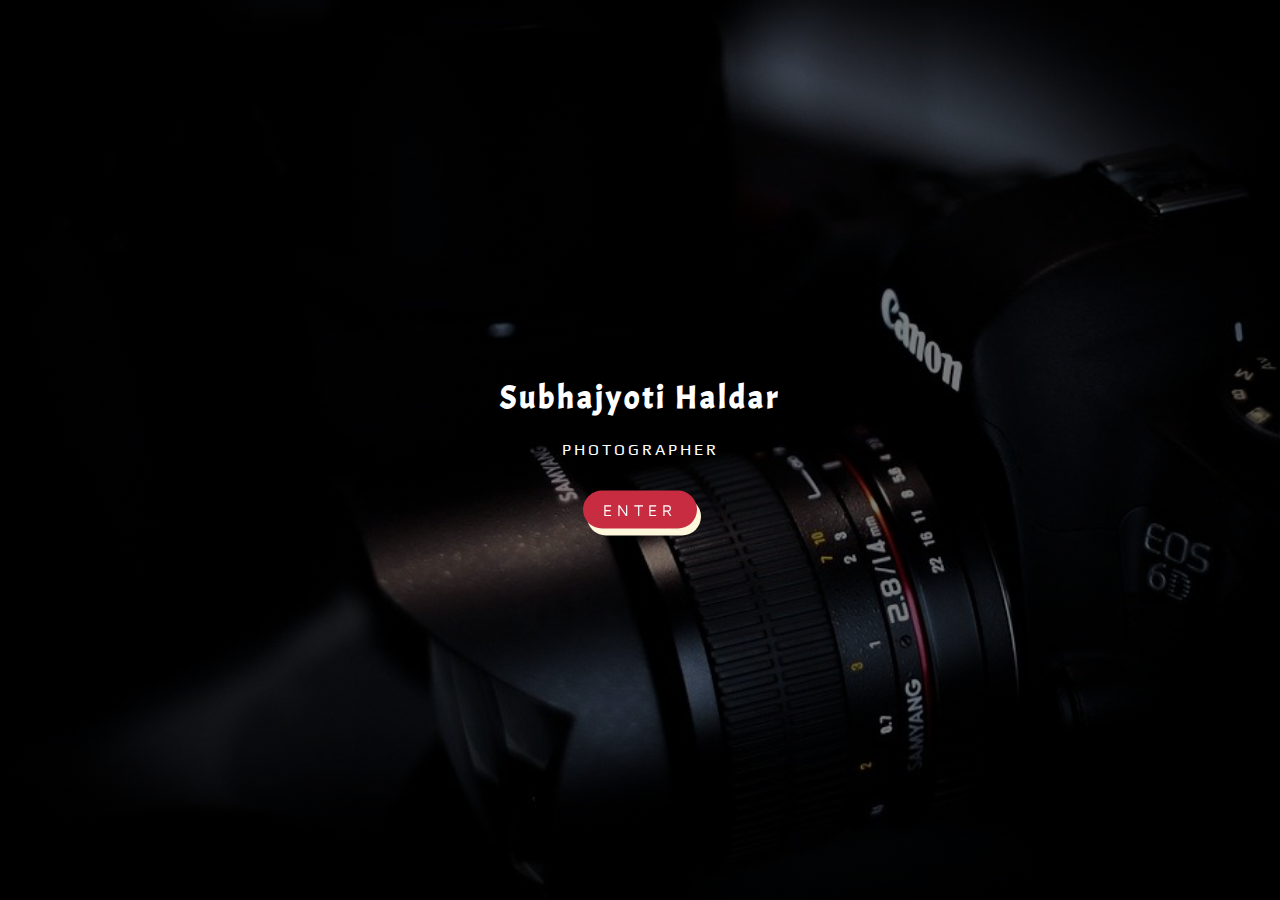
<file: index.html>
<!DOCTYPE html>
<html lang="en">
<head>
    <meta charset="UTF-8">
    <meta http-equiv="X-UA-Compatible" content="IE=edge">
    <meta name="viewport" content="width=device-width, initial-scale=1.0">
    <title>Subhajyoti Haldar</title>
    <link rel="stylesheet" href="style.css">
    <link rel="stylesheet" href="https://unpkg.com/aos@next/dist/aos.css" />
    <link rel="apple-touch-icon" sizes="180x180" href="favicon/apple-touch-icon.png">
<link rel="icon" type="image/png" sizes="32x32" href="favicon/favicon-32x32.png">
<link rel="icon" type="image/png" sizes="16x16" href="favicon/favicon-16x16.png">
<link rel="manifest" href="/site.webmanifest">

</head>
<body>
    <div class="container">
        <div class="tag">
            <h1>Subhajyoti Haldar</h1>
            <p>PHOTOGRAPHER</p>
            
            <button data-aos="fade-up"><a class="enter" href="portfolio/portfolio.html">ENTER</a></button>
        </div>
        

    </div>




    <script src="https://unpkg.com/aos@next/dist/aos.js"></script>
    <script>
      AOS.init({
        offset: 120,
        duration: 2000,
      });
    </script>
</body>
</html>
</file>
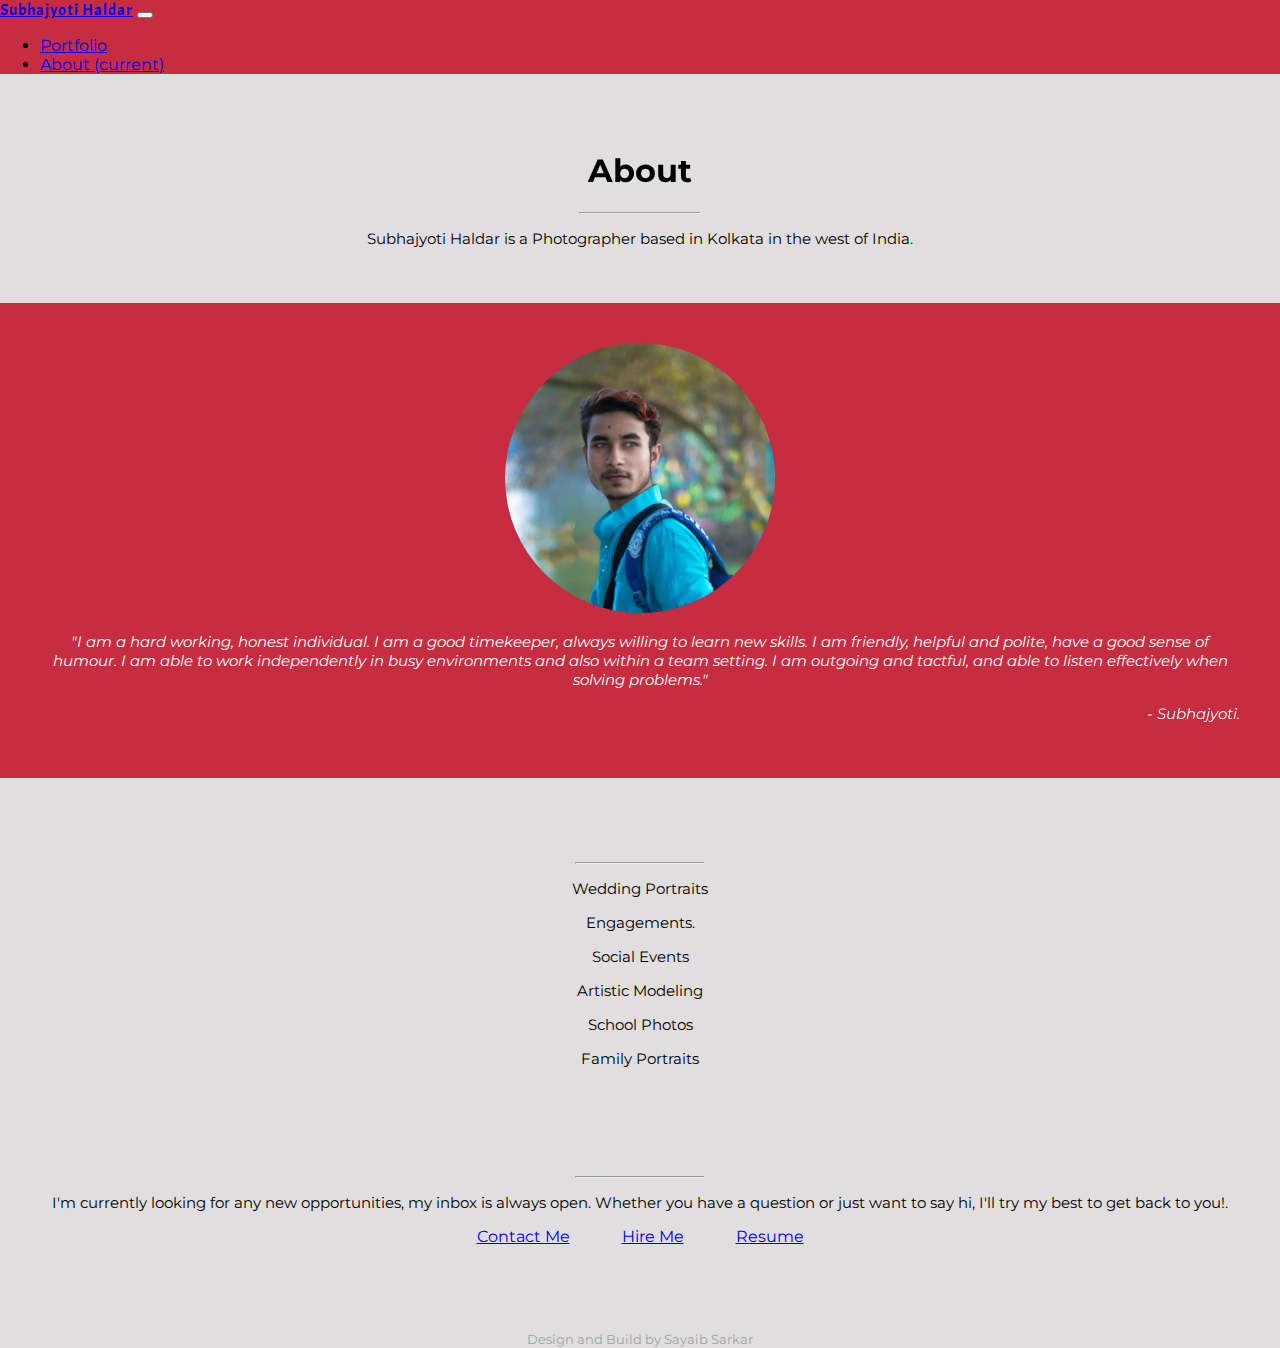
<file: about/about.html>
<!DOCTYPE html>
<html lang="en">
<head>
    <meta charset="UTF-8">
    <meta http-equiv="X-UA-Compatible" content="IE=edge">
    <meta name="viewport" content="width=device-width, initial-scale=1.0">
    <title>About-Subhajyoti</title>
    <link rel="stylesheet" href="https://cdn.jsdelivr.net/npm/bootstrap@4.5.3/dist/css/bootstrap.min.css" integrity="sha384-TX8t27EcRE3e/ihU7zmQxVncDAy5uIKz4rEkgIXeMed4M0jlfIDPvg6uqKI2xXr2" crossorigin="anonymous">
    <link rel="stylesheet" href="style.css">
    <link rel="stylesheet" href="https://use.fontawesome.com/releases/v5.15.3/css/all.css" integrity="sha384-SZXxX4whJ79/gErwcOYf+zWLeJdY/qpuqC4cAa9rOGUstPomtqpuNWT9wdPEn2fk" crossorigin="anonymous">
    <link rel="stylesheet" href="https://unpkg.com/aos@next/dist/aos.css" />
    <link rel="apple-touch-icon" sizes="180x180" href="../favicon/apple-touch-icon.png">
<link rel="icon" type="image/png" sizes="32x32" href="../favicon/favicon-32x32.png">
<link rel="icon" type="image/png" sizes="16x16" href="../favicon/favicon-16x16.png">
<link rel="manifest" href="/site.webmanifest">
</head>
<body>
   
    <!-- Navbar Section -->
    <nav class="navbar sticky-top navbar-expand-lg navbar-dark">
        <div class="container">
        <a class="navbar-brand" href="../index.html">Subhajyoti Haldar</a>
        <button class="navbar-toggler" type="button" data-toggle="collapse" data-target="#navbarSupportedContent" aria-controls="navbarSupportedContent" aria-expanded="false" aria-label="Toggle navigation">
          <span class="navbar-toggler-icon"></span>
        </button>
      
        <div class="collapse navbar-collapse" id="navbarSupportedContent">
          <ul class="navbar-nav ml-auto">
            <li class="nav-item">
              <a class="nav-link" href="../portfolio/portfolio.html"><i class="fas fa-briefcase"></i> Portfolio</a>
            </li>
            <li class="nav-item active">
              <a class="nav-link" href="#"><i class="fas fa-address-card"></i> About <span class="sr-only">(current)</span></a>
            </li>
           
           
           
          </ul>
        </div>
        </div>
      </nav>

    <!-- Navbar Section -->

    <!-- Body Section -->

    <div class="container about_body pt-5">
      <h1  data-aos="fade-right">About</h1>
      <hr>
      <p class="pb- pt-4">Subhajyoti Haldar is a Photographer based in Kolkata in the west of India.</p>
    </div>
    <div style="background-color: #c72c41; color: #fff;">
      <div class="container about_body" >
        <div class="row">
          <div class="col-sm">
            <img class="profile mt-3 mb-4" src="../img/profile.jpeg" alt="">
          </div>
          <div class="col-sm">
            <p class="pt-3"><em>"I am a hard working, honest individual. I am a good timekeeper, always
              willing to learn new skills. I am friendly, helpful and polite, have a good
              sense of humour. I am able to work independently in busy environments
              and also within a team setting. I am outgoing and tactful, and able to listen
              effectively when solving problems."</em></p>
              <p data-aos="fade-left" style="text-align: right;"><em>- Subhajyoti. </em></p>
          </div>
        </div>
        </div>
      </div>


      <div class="services container">
        <h3 data-aos="fade-right">My Services</h3>
        <hr>
        <p>Wedding Portraits</p>
        <p>Engagements.</p>
        <p>Social Events</p>
        <p>Artistic Modeling</p>
        <p>School Photos</p>
        <p>Family Portraits</p>
      </div>

      <div class="contact">
        <h2 data-aos="fade-right">Get In Touch</h2>
        <hr>
        <p class="p-4">I'm currently looking for any new opportunities, my inbox is always open. 
          Whether you have a question or just want to say hi, I'll try my best to get back to you!.</p>
        <a href="tel:+918617609634" type="button" class="btn btn-dark"><i class="fas fa-phone-alt"></i> Contact Me</a>
        <a href="mailto:souravh4210@gmail.com" type="button" class="btn btn-outline-dark"><i class="fas fa-suitcase"></i> Hire Me</a>
        <a href="Resume.pdf" type="button" class="btn btn-dark"><i class="fas fa-file"></i> Resume</a>

        <div class="social">
          <a href=""><i class="fab fa-github"></i></a>
          <a href=""><i class="fab fa-instagram"></i></a>
          <a href=""><i class="fab fa-facebook-f"></i></a>
          <a href=""><i class="fab fa-linkedin-in"></i></a>

        </div>

      </div>


      <div class="designer">
        <a target="_blank" href="https://sayaib.github.io/">Design and Build by Sayaib Sarkar</a>
      </div>








      <script src="https://unpkg.com/aos@next/dist/aos.js"></script>
      <script>
        AOS.init({
          offset: 120,
          duration: 1000,
        });
      </script>
    <script src="https://code.jquery.com/jquery-3.5.1.slim.min.js" integrity="sha384-DfXdz2htPH0lsSSs5nCTpuj/zy4C+OGpamoFVy38MVBnE+IbbVYUew+OrCXaRkfj" crossorigin="anonymous"></script>
<script src="https://cdn.jsdelivr.net/npm/bootstrap@4.5.3/dist/js/bootstrap.bundle.min.js" integrity="sha384-ho+j7jyWK8fNQe+A12Hb8AhRq26LrZ/JpcUGGOn+Y7RsweNrtN/tE3MoK7ZeZDyx" crossorigin="anonymous"></script>
</body>
</html>
</file>
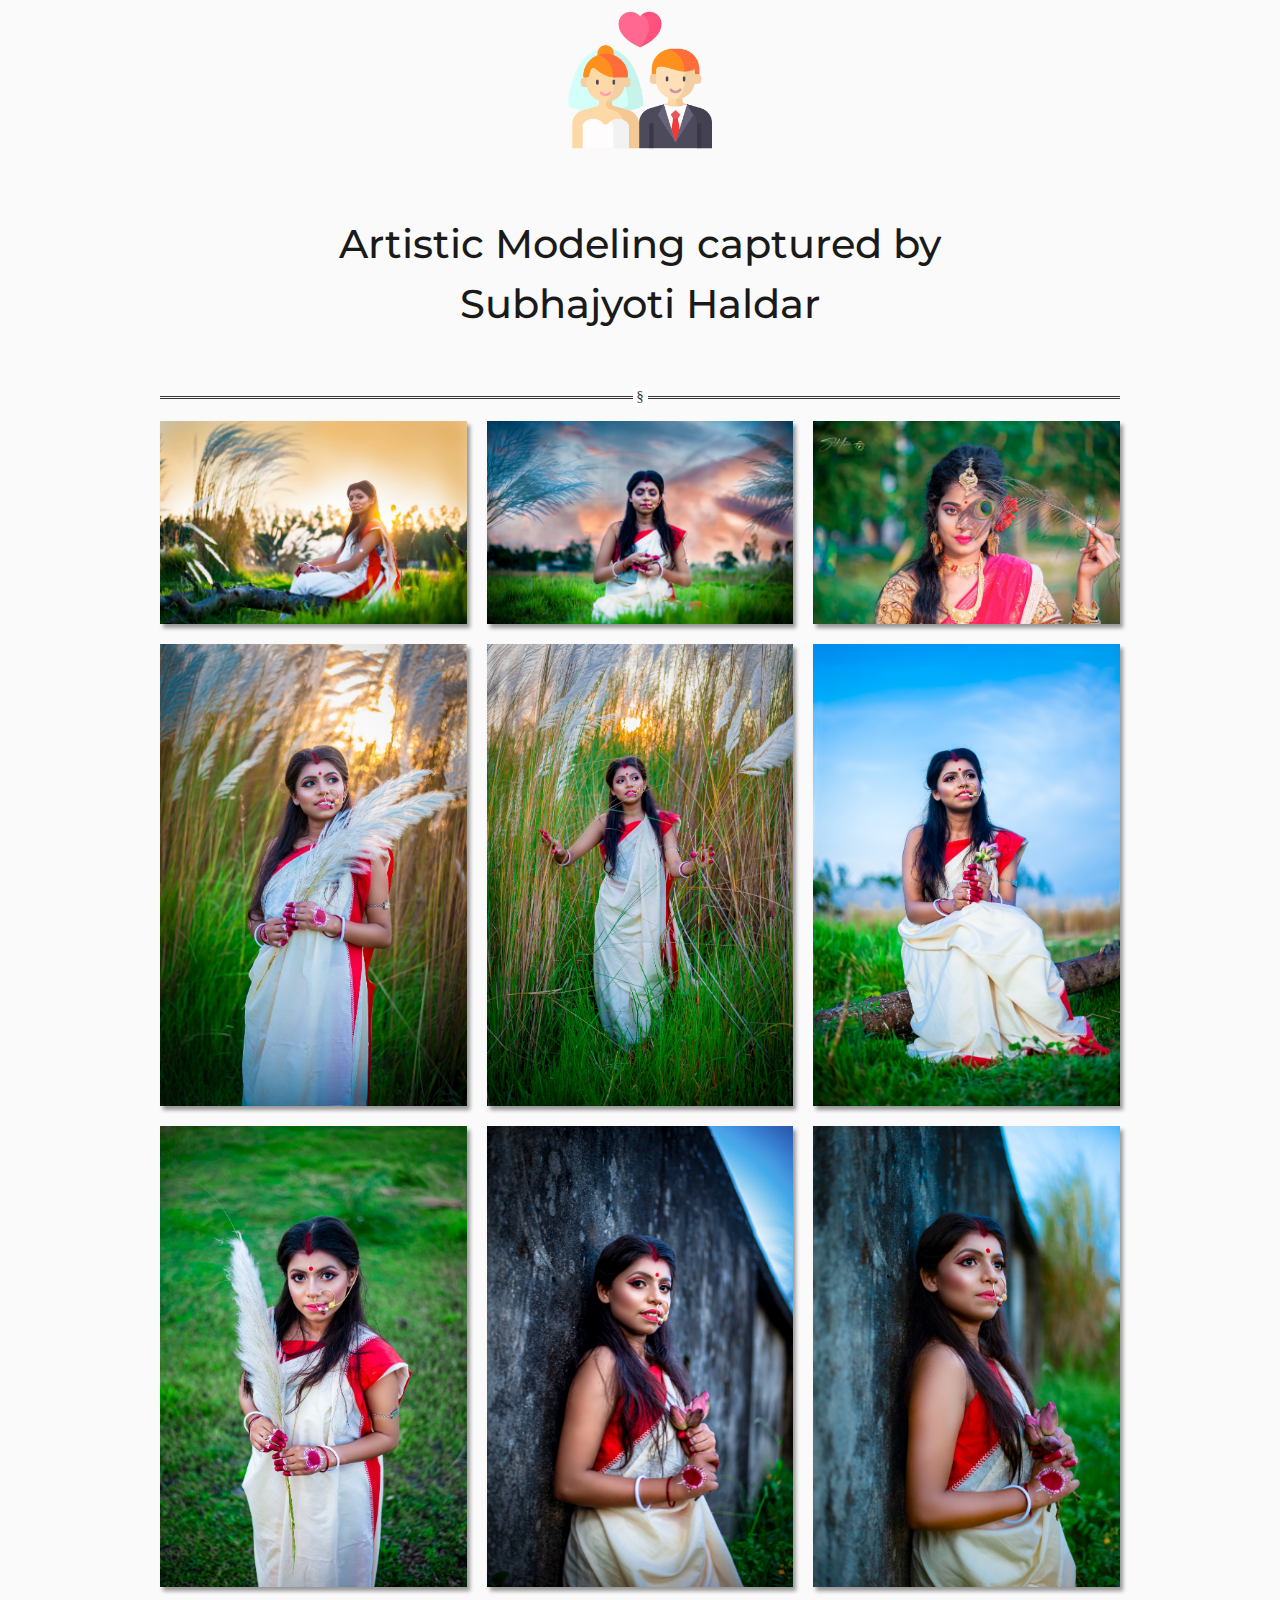
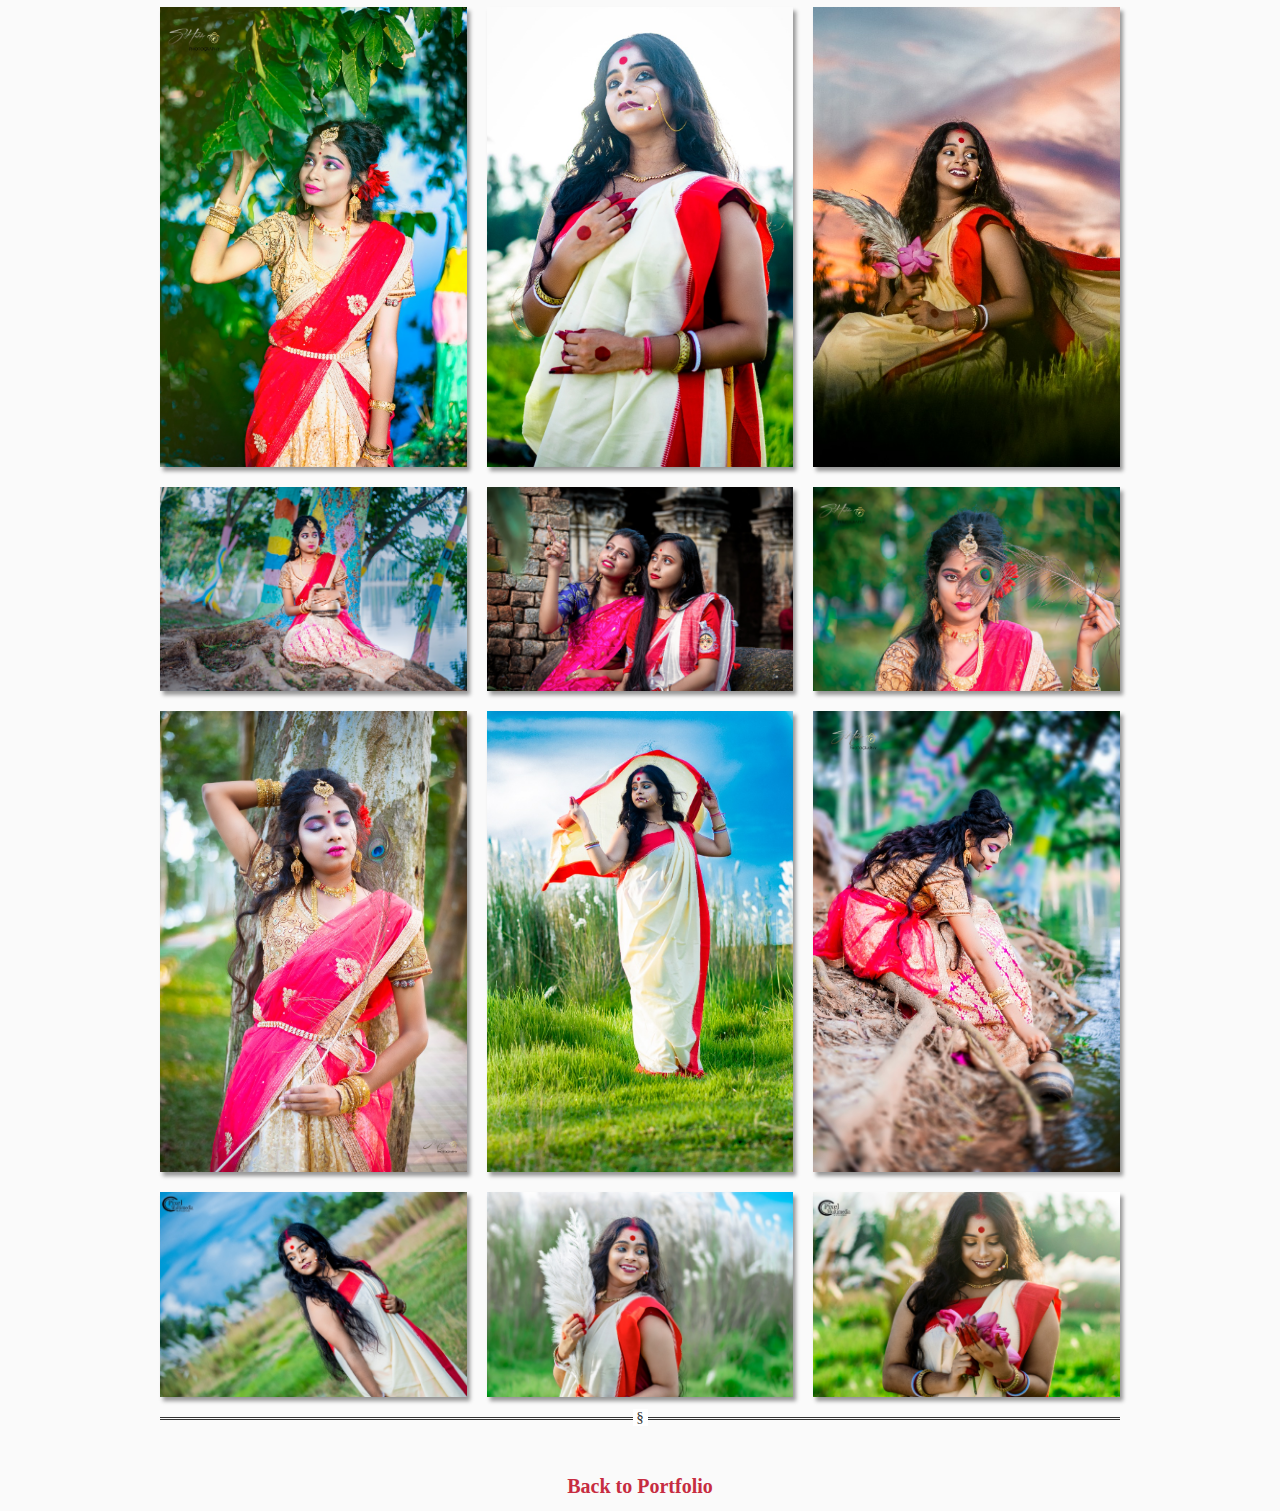
<file: portfolio/photogllary/model.html>
<!DOCTYPE html>
<html lang="en">

<head>
    <meta charset="UTF-8">
    <meta http-equiv="X-UA-Compatible" content="IE=edge">
    <meta name="viewport" content="width=device-width, initial-scale=1.0">
    <title>Artistic Modeling</title>
    <link rel="stylesheet" href="style.css">
    <link rel="stylesheet" href="https://use.fontawesome.com/releases/v5.15.3/css/all.css"
        integrity="sha384-SZXxX4whJ79/gErwcOYf+zWLeJdY/qpuqC4cAa9rOGUstPomtqpuNWT9wdPEn2fk" crossorigin="anonymous">
    <link rel="apple-touch-icon" sizes="180x180" href="../../favicon/apple-touch-icon.png">
    <link rel="icon" type="image/png" sizes="32x32" href="../../favicon/favicon-32x32.png">
    <link rel="icon" type="image/png" sizes="16x16" href="../../favicon/favicon-16x16.png">
    <link rel="manifest" href="/site.webmanifest">
</head>

<body>
    <div class="container">
        <img class="center" src="../illustrator/wedding-couple.png" alt="">
        <h1 class="heading"> Artistic Modeling captured by <span>Subhajyoti Haldar</span></h1>
        <hr>
        <div class="gallery">

            <div class="gallery-item">
                <img class="gallery-image" src="../Artistic Modeling/1.jpeg"
                    alt="person writing in a notebook beside by an iPad, laptop, printed photos, spectacles, and a cup of coffee on a saucer">
            </div>

            <div class="gallery-item">
                <img class="gallery-image" src="../Artistic Modeling/2.jpeg" alt="wedding bride">
            </div>

            <div class="gallery-item">
                <img class="gallery-image" src="../Artistic Modeling/3.jpeg" alt="wedding bride">
            </div>

            <div class="gallery-item">
                <img class="gallery-image" src="../Artistic Modeling/4.jpeg" alt="wedding bride">
            </div>
            <div class="gallery-item">
                <img class="gallery-image" src="../Artistic Modeling/5.jpeg" alt="wedding bride">
            </div>
            <div class="gallery-item">
                <img class="gallery-image" src="../Artistic Modeling/7.jpeg" alt="wedding bride">
            </div>
            <div class="gallery-item">
                <img class="gallery-image" src="../Artistic Modeling/8.jpeg" alt="wedding bride">
            </div>
            <div class="gallery-item">
                <img class="gallery-image" src="../Artistic Modeling/9.jpeg" alt="wedding bride">
            </div>
            <div class="gallery-item">
                <img class="gallery-image" src="../Artistic Modeling/10.jpeg" alt="wedding bride">
            </div>
            <div class="gallery-item">
                <img class="gallery-image" src="../Artistic Modeling/11.jpeg" alt="wedding bride">
            </div>
            <div class="gallery-item">
                <img class="gallery-image" src="../Artistic Modeling/12.jpeg" alt="wedding bride">
            </div>
            <div class="gallery-item">
                <img class="gallery-image" src="../Artistic Modeling/13.jpeg" alt="wedding bride">
            </div>
            <div class="gallery-item">
                <img class="gallery-image" src="../Artistic Modeling/14.jpeg" alt="wedding bride">
            </div>
            <div class="gallery-item">
                <img class="gallery-image" src="../Artistic Modeling/15.jpeg" alt="wedding bride">
            </div>
            <div class="gallery-item">
                <img class="gallery-image" src="../Artistic Modeling/16.jpeg" alt="wedding bride">
            </div>
            <div class="gallery-item">
                <img class="gallery-image" src="../Artistic Modeling/17.jpeg" alt="wedding bride">
            </div>
            <div class="gallery-item">
                <img class="gallery-image" src="../Artistic Modeling/18.jpeg" alt="wedding bride">
            </div>
            <div class="gallery-item">
                <img class="gallery-image" src="../Artistic Modeling/19.jpeg" alt="wedding bride">
            </div>
            <div class="gallery-item">
                <img class="gallery-image" src="../Artistic Modeling/20.jpeg" alt="wedding bride">
            </div>
            <div class="gallery-item">
                <img class="gallery-image" src="../Artistic Modeling/21.jpeg" alt="wedding bride">
            </div>
            <div class="gallery-item">
                <img class="gallery-image" src="../Artistic Modeling/22.jpeg" alt="wedding bride">
            </div>


        </div>
        <hr style="margin-top:2rem;">
    </div>


    <div style="text-align: center;">
        <h1><a style=" text-decoration: none; cursor: pointer; color: #c72c41;" href="../portfolio.html"><i
                    class="fas fa-backward"></i> Back to Portfolio</a></h1>
    </div>
</body>

</html>
</file>
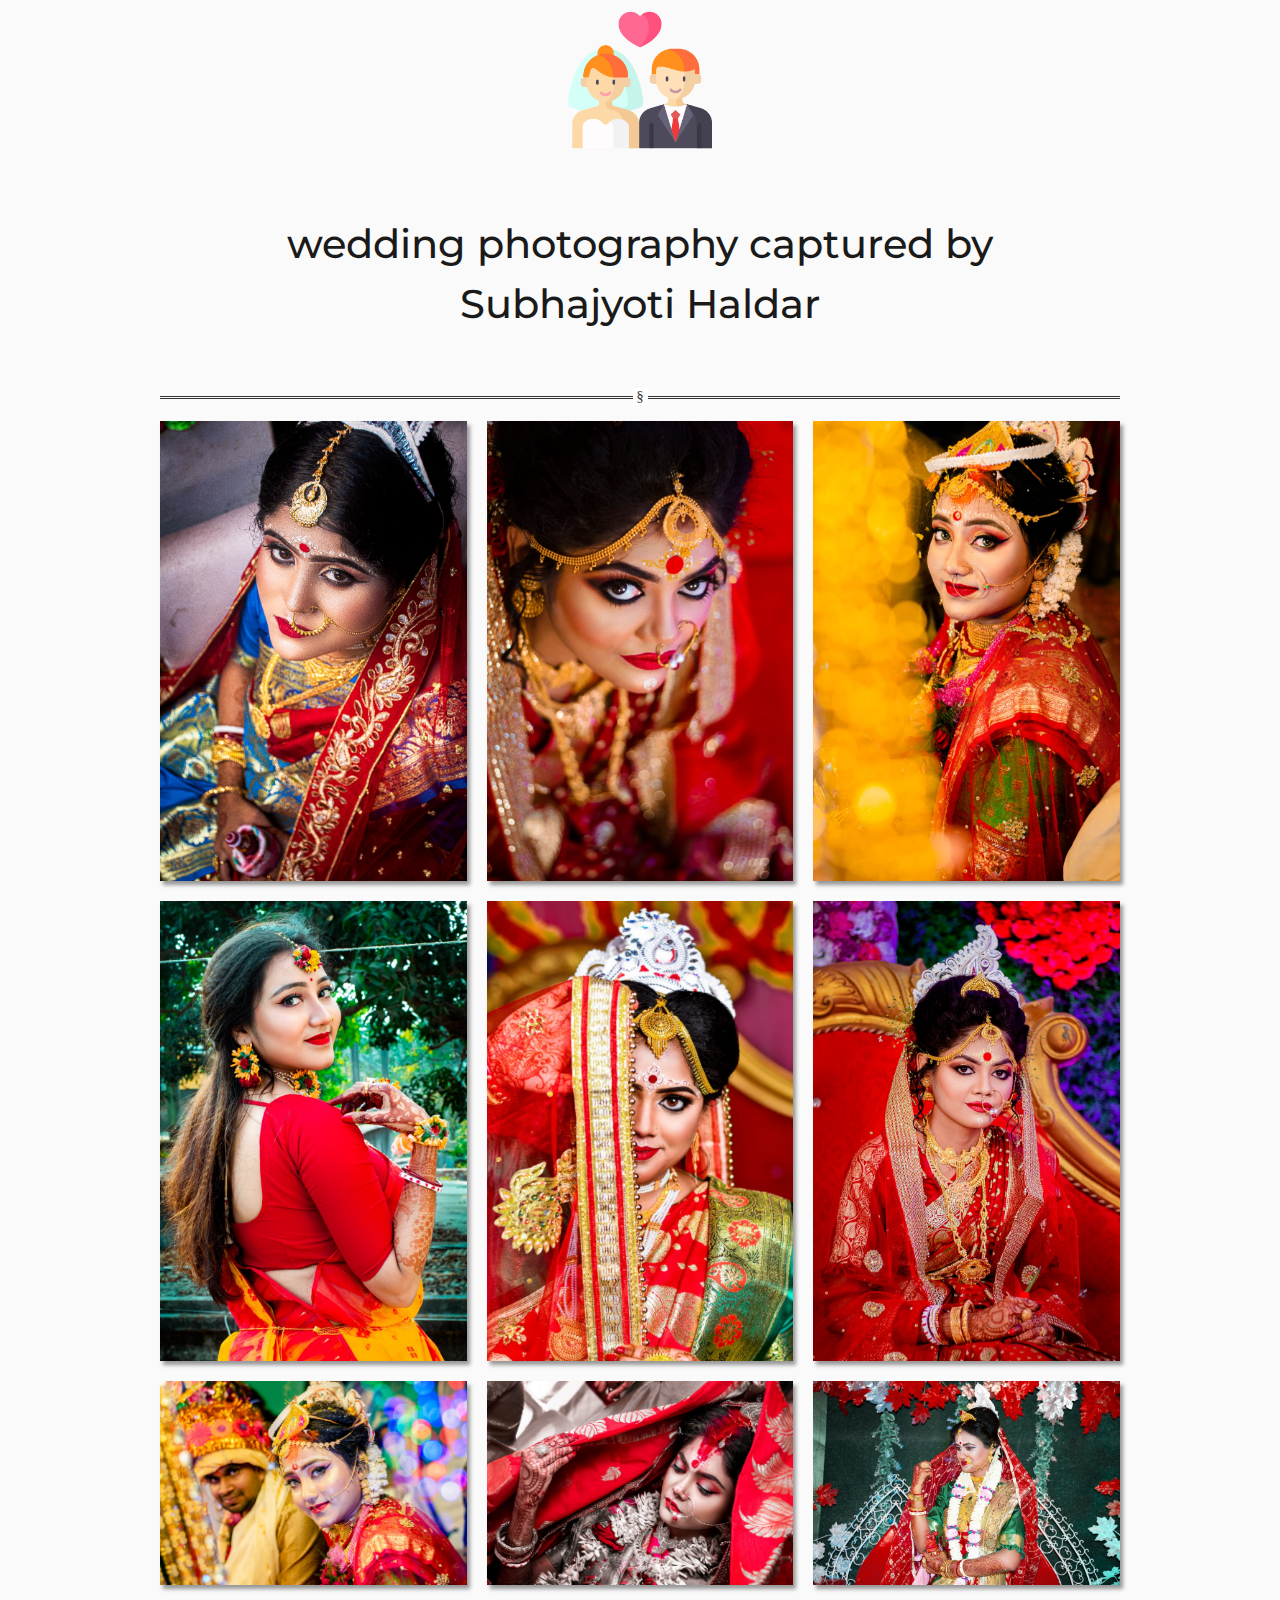
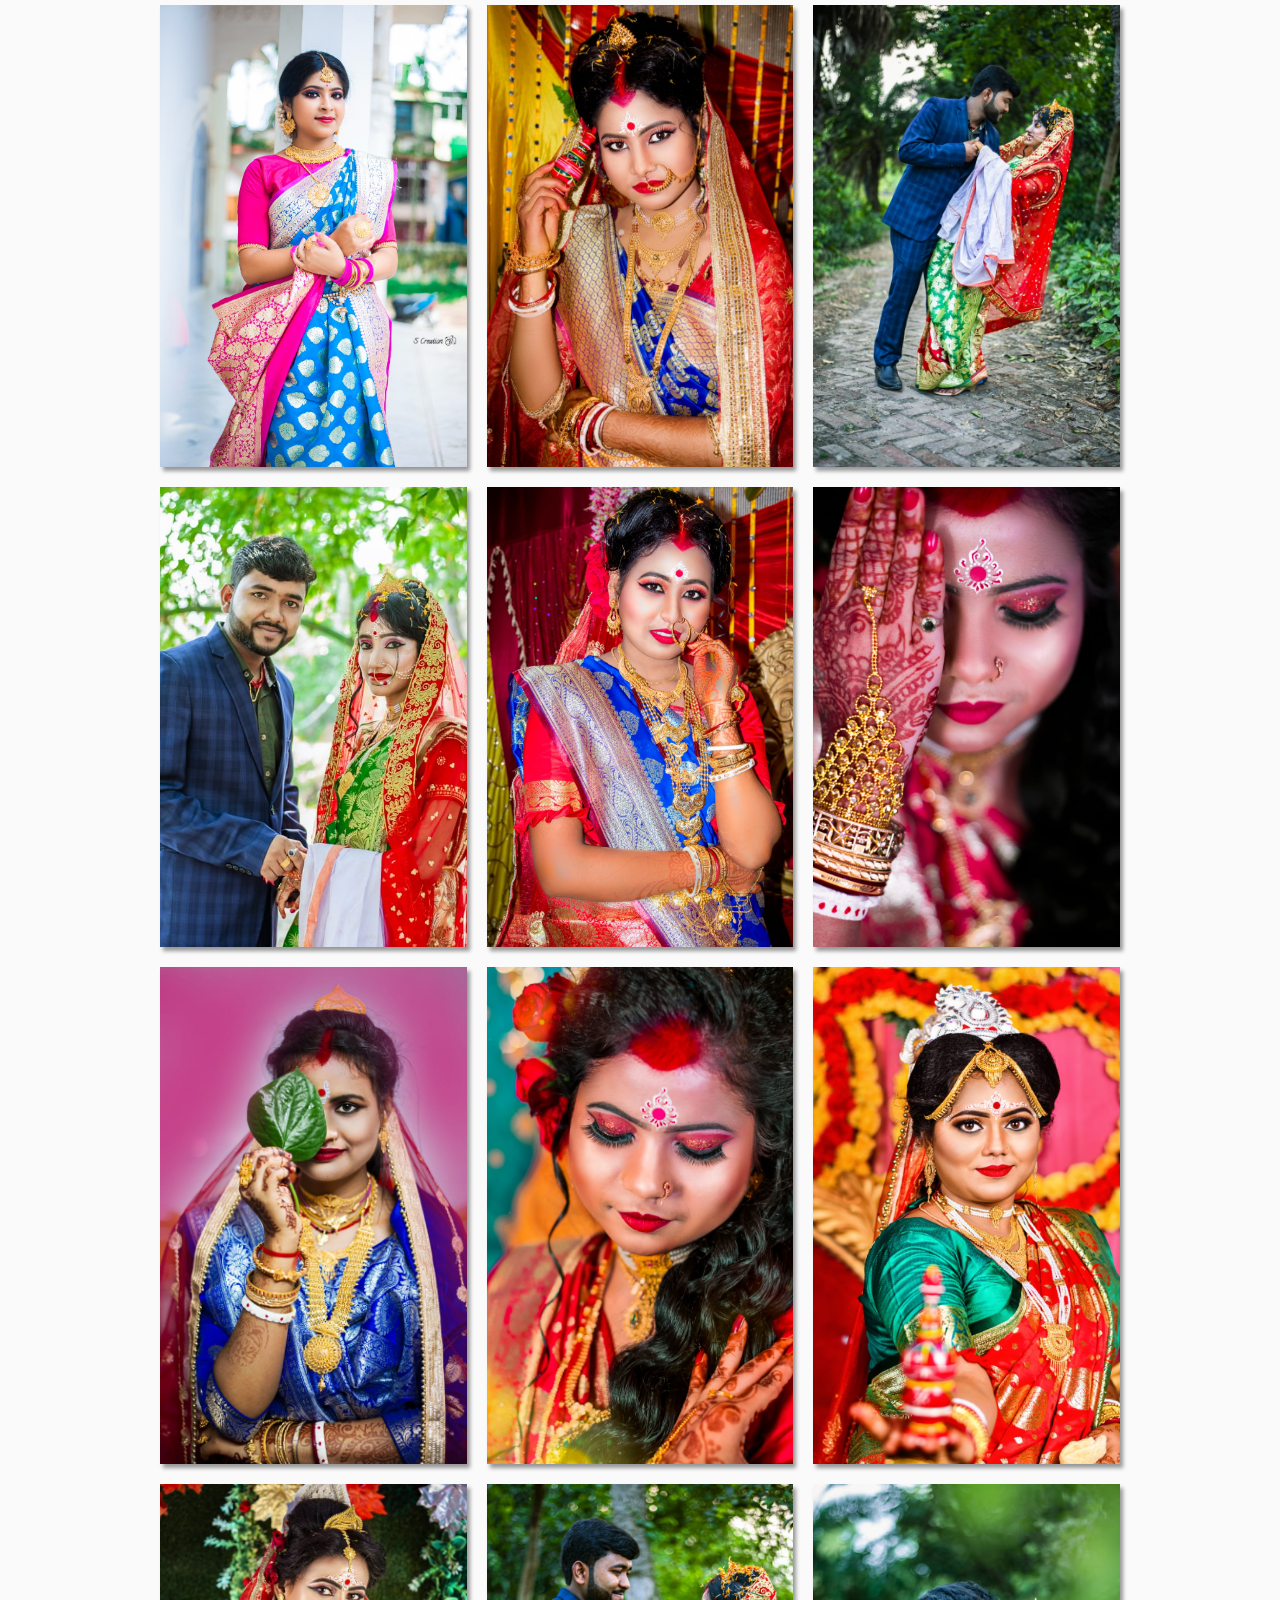
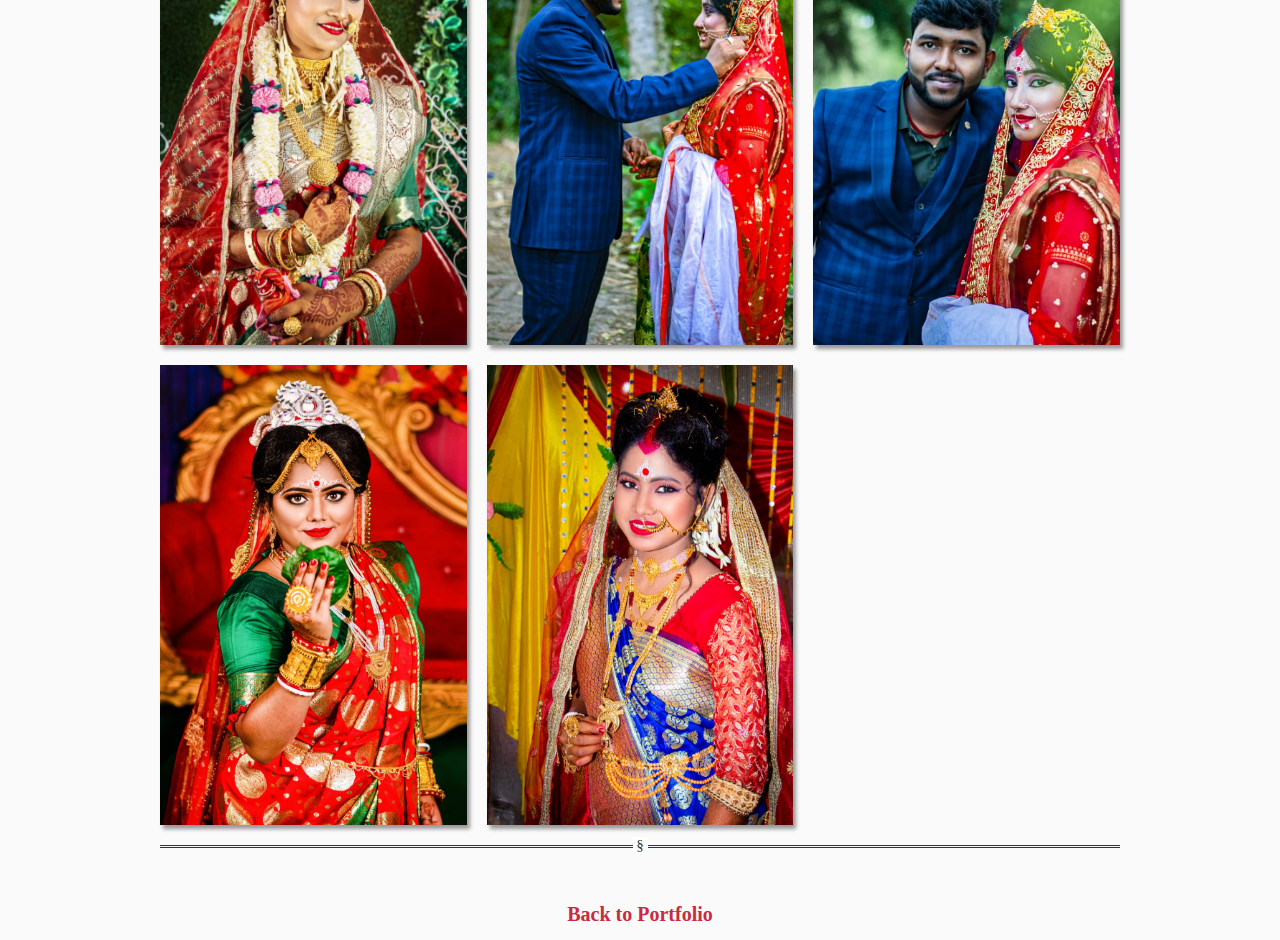
<file: portfolio/photogllary/weeding.html>
<!DOCTYPE html>
<html lang="en">

<head>
    <meta charset="UTF-8">
    <meta http-equiv="X-UA-Compatible" content="IE=edge">
    <meta name="viewport" content="width=device-width, initial-scale=1.0">
    <title>wedding photography</title>
    <link rel="stylesheet" href="style.css">
    <link rel="stylesheet" href="https://use.fontawesome.com/releases/v5.15.3/css/all.css"
        integrity="sha384-SZXxX4whJ79/gErwcOYf+zWLeJdY/qpuqC4cAa9rOGUstPomtqpuNWT9wdPEn2fk" crossorigin="anonymous">
    <link rel="apple-touch-icon" sizes="180x180" href="../../favicon/apple-touch-icon.png">
    <link rel="icon" type="image/png" sizes="32x32" href="../../favicon/favicon-32x32.png">
    <link rel="icon" type="image/png" sizes="16x16" href="../../favicon/favicon-16x16.png">
    <link rel="manifest" href="/site.webmanifest">
</head>

<body>
    <div class="container">
        <img class="center" src="../illustrator/wedding-couple.png" alt="">
        <h1 class="heading"> wedding photography captured by <span>Subhajyoti Haldar</span></h1>
        <hr>
        <div class="gallery">

            <div class="gallery-item">
                <img class="gallery-image" src="../Weeding Photography/1.jpeg"
                    alt="person writing in a notebook beside by an iPad, laptop, printed photos, spectacles, and a cup of coffee on a saucer">
            </div>

            <div class="gallery-item">
                <img class="gallery-image" src="../Weeding Photography/2.jpeg" alt="wedding bride">
            </div>

            <div class="gallery-item">
                <img class="gallery-image" src="../Weeding Photography/3.jpeg" alt="wedding bride">
            </div>

            <div class="gallery-item">
                <img class="gallery-image" src="../Weeding Photography/4.jpeg" alt="wedding bride">
            </div>
            <div class="gallery-item">
                <img class="gallery-image" src="../Weeding Photography/5.jpeg" alt="wedding bride">
            </div>
            <div class="gallery-item">
                <img class="gallery-image" src="../Weeding Photography/7.jpeg" alt="wedding bride">
            </div>
            <div class="gallery-item">
                <img class="gallery-image" src="../Weeding Photography/8.jpeg" alt="wedding bride">
            </div>
            <div class="gallery-item">
                <img class="gallery-image" src="../Weeding Photography/9.jpeg" alt="wedding bride">
            </div>
            <div class="gallery-item">
                <img class="gallery-image" src="../Weeding Photography/10.jpeg" alt="wedding bride">
            </div>
            <div class="gallery-item">
                <img class="gallery-image" src="../Weeding Photography/11.jpeg" alt="wedding bride">
            </div>
            <div class="gallery-item">
                <img class="gallery-image" src="../Weeding Photography/12.jpeg" alt="wedding bride">
            </div>
            <div class="gallery-item">
                <img class="gallery-image" src="../Weeding Photography/13.jpeg" alt="wedding bride">
            </div>
            <div class="gallery-item">
                <img class="gallery-image" src="../Weeding Photography/14.jpeg" alt="wedding bride">
            </div>
            <div class="gallery-item">
                <img class="gallery-image" src="../Weeding Photography/15.jpeg" alt="wedding bride">
            </div>
            <div class="gallery-item">
                <img class="gallery-image" src="../Weeding Photography/16.jpeg" alt="wedding bride">
            </div>
            <div class="gallery-item">
                <img class="gallery-image" src="../Weeding Photography/17.jpeg" alt="wedding bride">
            </div>
            <div class="gallery-item">
                <img class="gallery-image" src="../Weeding Photography/18.jpeg" alt="wedding bride">
            </div>
            <div class="gallery-item">
                <img class="gallery-image" src="../Weeding Photography/19.jpeg" alt="wedding bride">
            </div>
            <div class="gallery-item">
                <img class="gallery-image" src="../Weeding Photography/20.jpeg" alt="wedding bride">
            </div>
            <div class="gallery-item">
                <img class="gallery-image" src="../Weeding Photography/21.jpeg" alt="wedding bride">
            </div>
            <div class="gallery-item">
                <img class="gallery-image" src="../Weeding Photography/22.jpeg" alt="wedding bride">
            </div>
            <div class="gallery-item">
                <img class="gallery-image" src="../Weeding Photography/23.jpeg" alt="wedding bride">
            </div>
            <div class="gallery-item">
                <img class="gallery-image" src="../Weeding Photography/24.jpeg" alt="wedding bride">
            </div>


        </div>
        <hr style="margin-top:2rem;">
    </div>


    <div style="text-align: center;">
        <h1><a style=" text-decoration: none; cursor: pointer; color: #c72c41;" href="../portfolio.html"><i
                    class="fas fa-backward"></i> Back to Portfolio</a></h1>
    </div>
</body>

</html>
</file>
<file: style.css>
@import url('https://fonts.googleapis.com/css2?family=Acme&display=swap');
@import url('https://fonts.googleapis.com/css2?family=Play&display=swap');
@import url('https://fonts.googleapis.com/css2?family=Maven+Pro:wght@500&display=swap');

body {
    margin: 0;
    padding: 0;
  }
  .container {
      text-align: center;
    position: relative;
    height: 100vh;
  }
  .container:before {
    background: linear-gradient(rgba(0, 0, 0, 0.5), rgba(0, 0, 0, 0.5)), url(img/background.jpg) center / cover;
    content: '';
    position: absolute;
    left: 0; right: 0; top: 0; bottom: 0;
    z-index: -1;
  }

 .tag{
    position: absolute;
    top: 50%;
    left: 50%;
    transform: translate(-50%, -50%);
    color: #fff;
 
   
 }
 
 h1{
    font-family: 'Acme', sans-serif;
    letter-spacing: 3px;
 }
 p{
    letter-spacing: 3px;
    font-family: 'Play', sans-serif;
 }

 
 button{
     color: cornsilk;
     background-color: #c72c41;
     text-decoration: none;
     border: none;
     
     padding:10px 20px;
     margin: 1rem;
     border-radius: 20px;
     cursor: pointer;
     
     font-family: 'Maven Pro', sans-serif;
     box-shadow: 4px 7px;

 }
 button:hover{
     opacity: 0.9;
     background-color: #ff0000;
     transition: 0.4s;
     
 }
 .enter{
    color: #fff;
    font-size: 1rem;
    letter-spacing: 5px;
    text-decoration: none;
 }
</file>
<file: about/style.css>
@import url('https://fonts.googleapis.com/css2?family=Roboto&display=swap');
@import url('https://fonts.googleapis.com/css2?family=Acme&display=swap');
@import url(https://fonts.googleapis.com/css?family=Montserrat:500);

body{
    margin: 0;
    padding: 0;
    font-family: "Montserrat", Arial, sans-serif;
    background-color: #E0DEDE;   
}
p{
    font-size: 15px;
}
.navbar{
    background-color: #c72c41;
    
}
.navbar-brand{
    font-family: 'Acme', sans-serif;
    letter-spacing: 1px;
}
.profile{
    width: 30vh;
    border-radius: 50%;
}
.about_body{
    text-align: center;
    padding: 2.5rem;
}
.button{
    background-color: #114e60;
    color: #fff;
    padding: 10px 20px;
    border-radius: 5px;

}
.button:hover{
    text-decoration: none;
    color: #fff;
    background-color: #542e71;
    transition: 0.4s;

}
h6{
    text-align: left;
    padding-bottom: 20px;
}


.services{
    text-align: center;
    padding:1.5rem 0;
}
hr{
    width: 10%;
    background-color: #c72c41;
}
.contact{
    text-align: center;
}
.btn{
    margin: 1rem;
    padding: 0.5rem;
}
.social a{
    color: black;
    margin-top: 1rem;
    padding: 10px 10px 0 10px;
}






.designer{
    text-align: center;
    padding: 4rem 0 0 0;
    
}
.designer a{
    color: #6e7c7c;
    text-decoration: none;
    font-size: smaller;
    opacity: 0.6;
}
</file>
<file: portfolio/photogllary/style.css>
@import url(https://fonts.googleapis.com/css?family=Montserrat:500);

:root {
	/* Base font size */
	font-size: 10px;
}

*,
*::before,
*::after {
	box-sizing: border-box;
}

body {
	min-height: 100vh;
	background-color: #fafafa;
}

.container {
	max-width: 100rem;
	margin: 0 auto;
	padding: 0 2rem 2rem;
}

.heading {
	font-family: "Montserrat", Arial, sans-serif;
	font-size: 4rem;
	font-weight: 500;
	line-height: 1.5;
	text-align: center;
	padding: 3.5rem 0;
	color: #1a1a1a;
}
@media only screen and (max-width: 600px) {
	.heading {
	  font-size: 2rem;
	  padding: 2rem 0;
	}
  }

.heading span {
	display: block;
}

.gallery {
	display: flex;
	flex-wrap: wrap;
	/* Compensate for excess margin on outer gallery flex items */
	margin: -1rem -1rem;
}

.gallery-item {
	/* Minimum width of 24rem and grow to fit available space */
	flex: 1 0 24rem;
	/* Margin value should be half of grid-gap value as margins on flex items don't collapse */
	margin: 1rem;
	box-shadow: 0.3rem 0.4rem 0.4rem rgba(0, 0, 0, 0.4);
	overflow: hidden;
}

.gallery-image {
	display: block;
	width: 100%;
	height: 100%;
	object-fit: cover;
	transition: transform 400ms ease-out;
}

.gallery-image:hover {
	transform: scale(1.15);
}

/*

The following rule will only run if your browser supports CSS grid.

Remove or comment-out the code block below to see how the browser will fall-back to flexbox styling. 

*/

@supports (display: grid) {
	.gallery {
		display: grid;
		grid-template-columns: repeat(auto-fit, minmax(24rem, 1fr));
		grid-gap: 2rem;
	}

	.gallery,
	.gallery-item {
		margin: 0;
	}
}



hr{
    overflow: visible; /* For IE */
    padding: 0;
    border: none;
    border-top: medium double #333;
    color: #333;
    text-align: center;
}
hr:after {
    content: "§";
    display: inline-block;
    position: relative;
    top: -0.7em;
    font-size: 1.5em;
    padding: 0 0.25em;
    background: white;
}
.center {
	display: block;
	margin-left: auto;
	margin-right: auto;
	width: 15%;
  }
</file>
